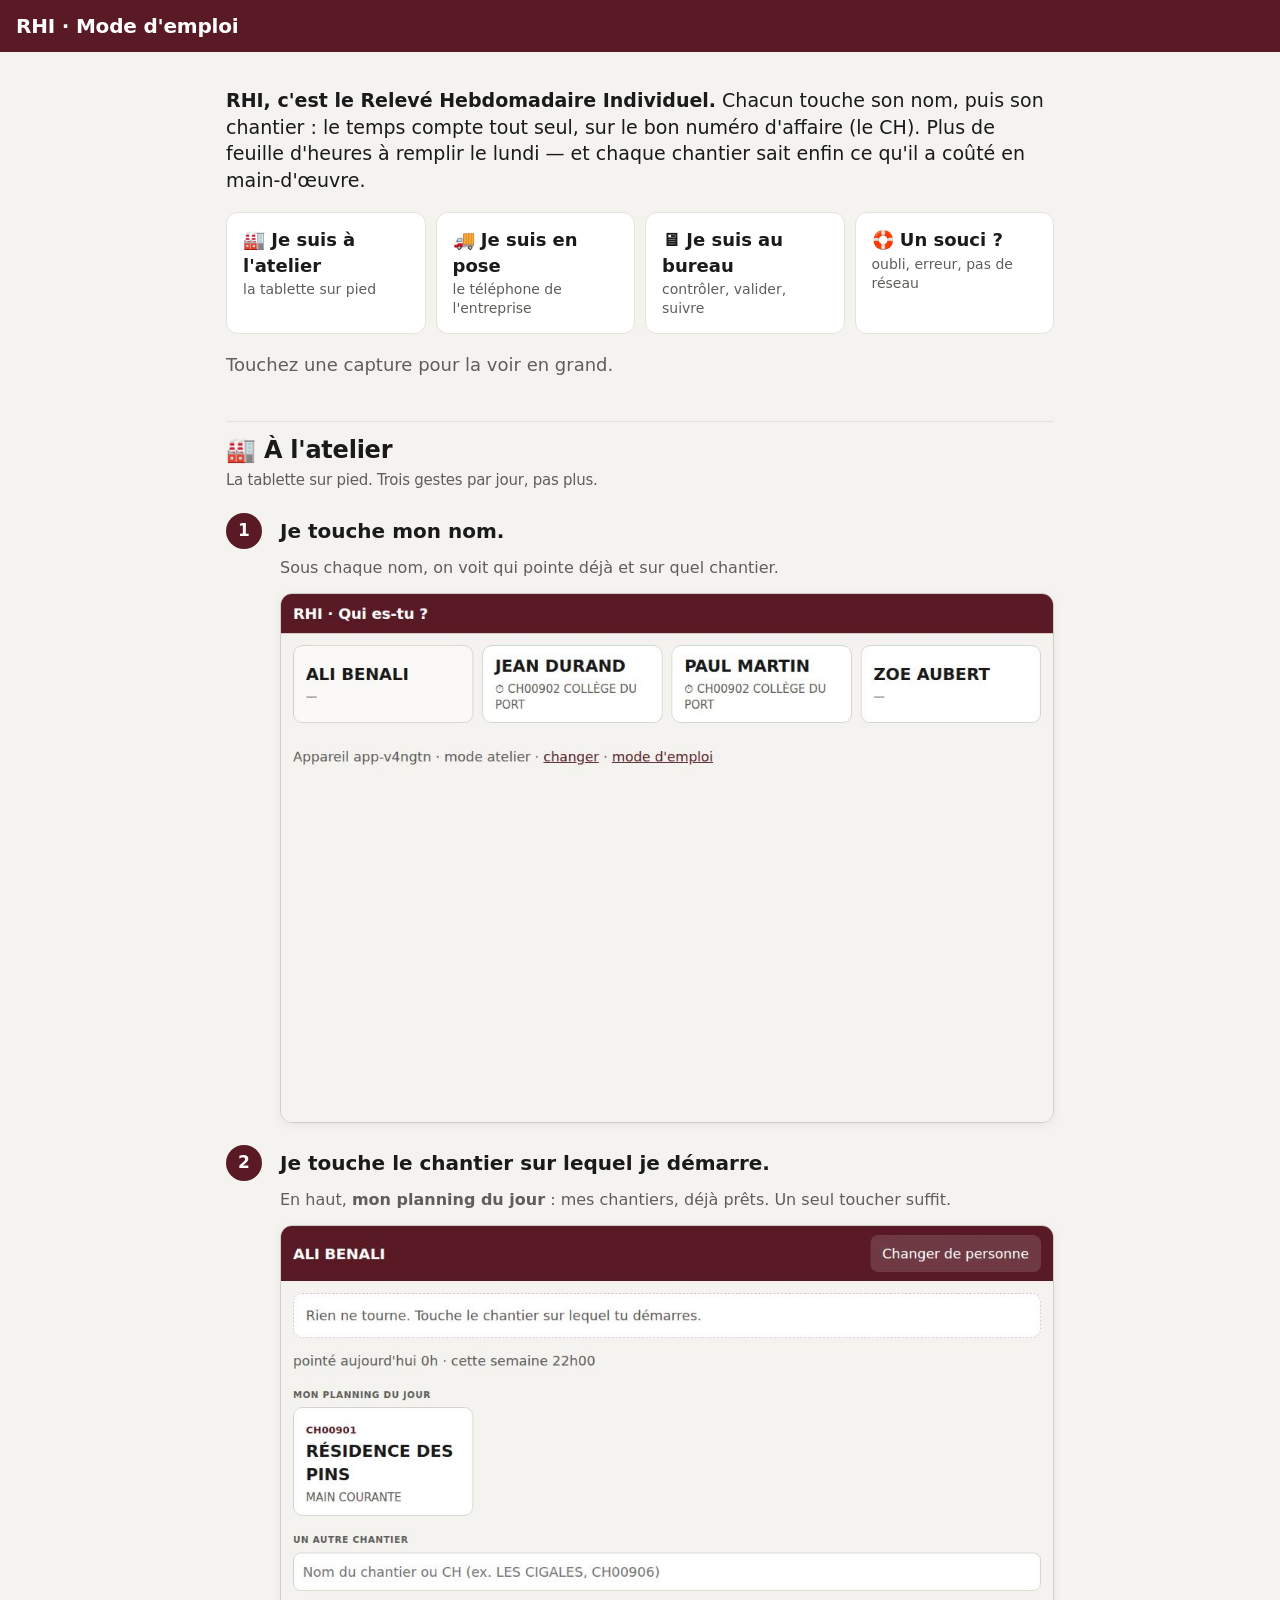
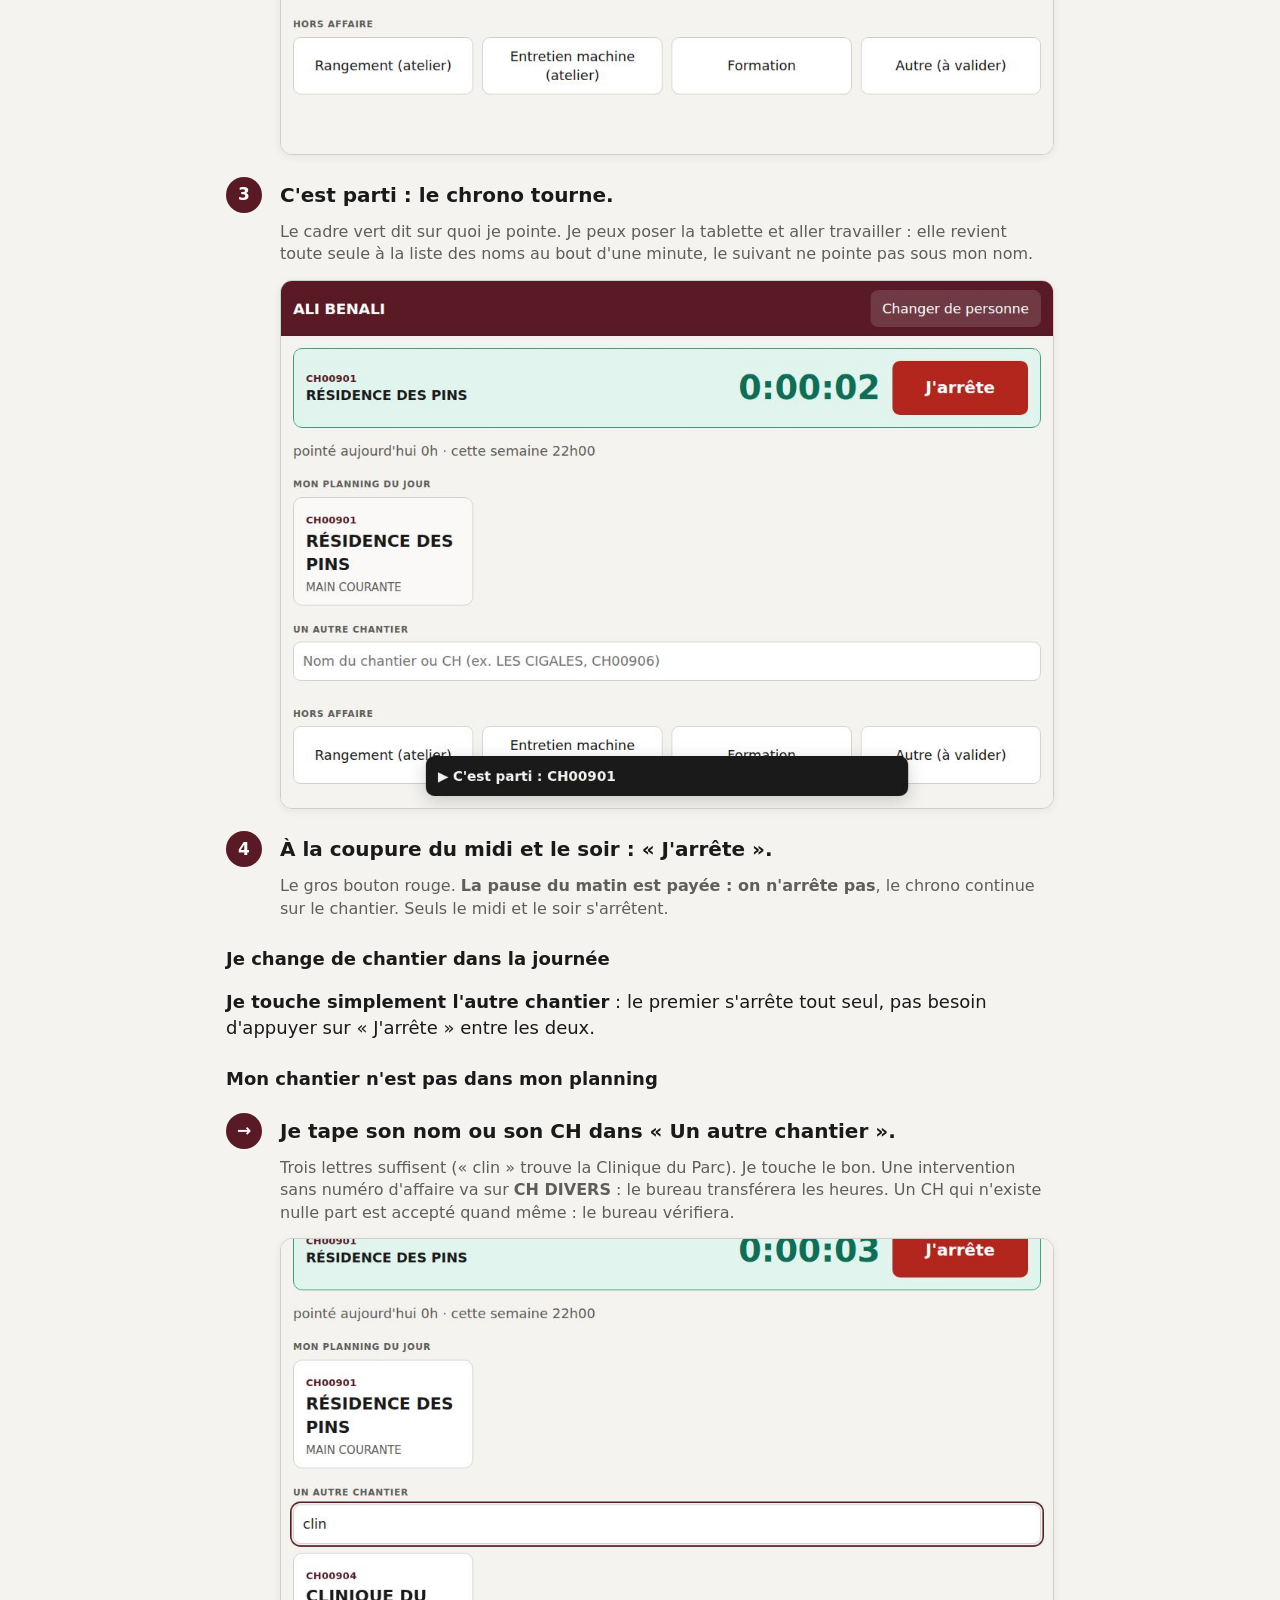
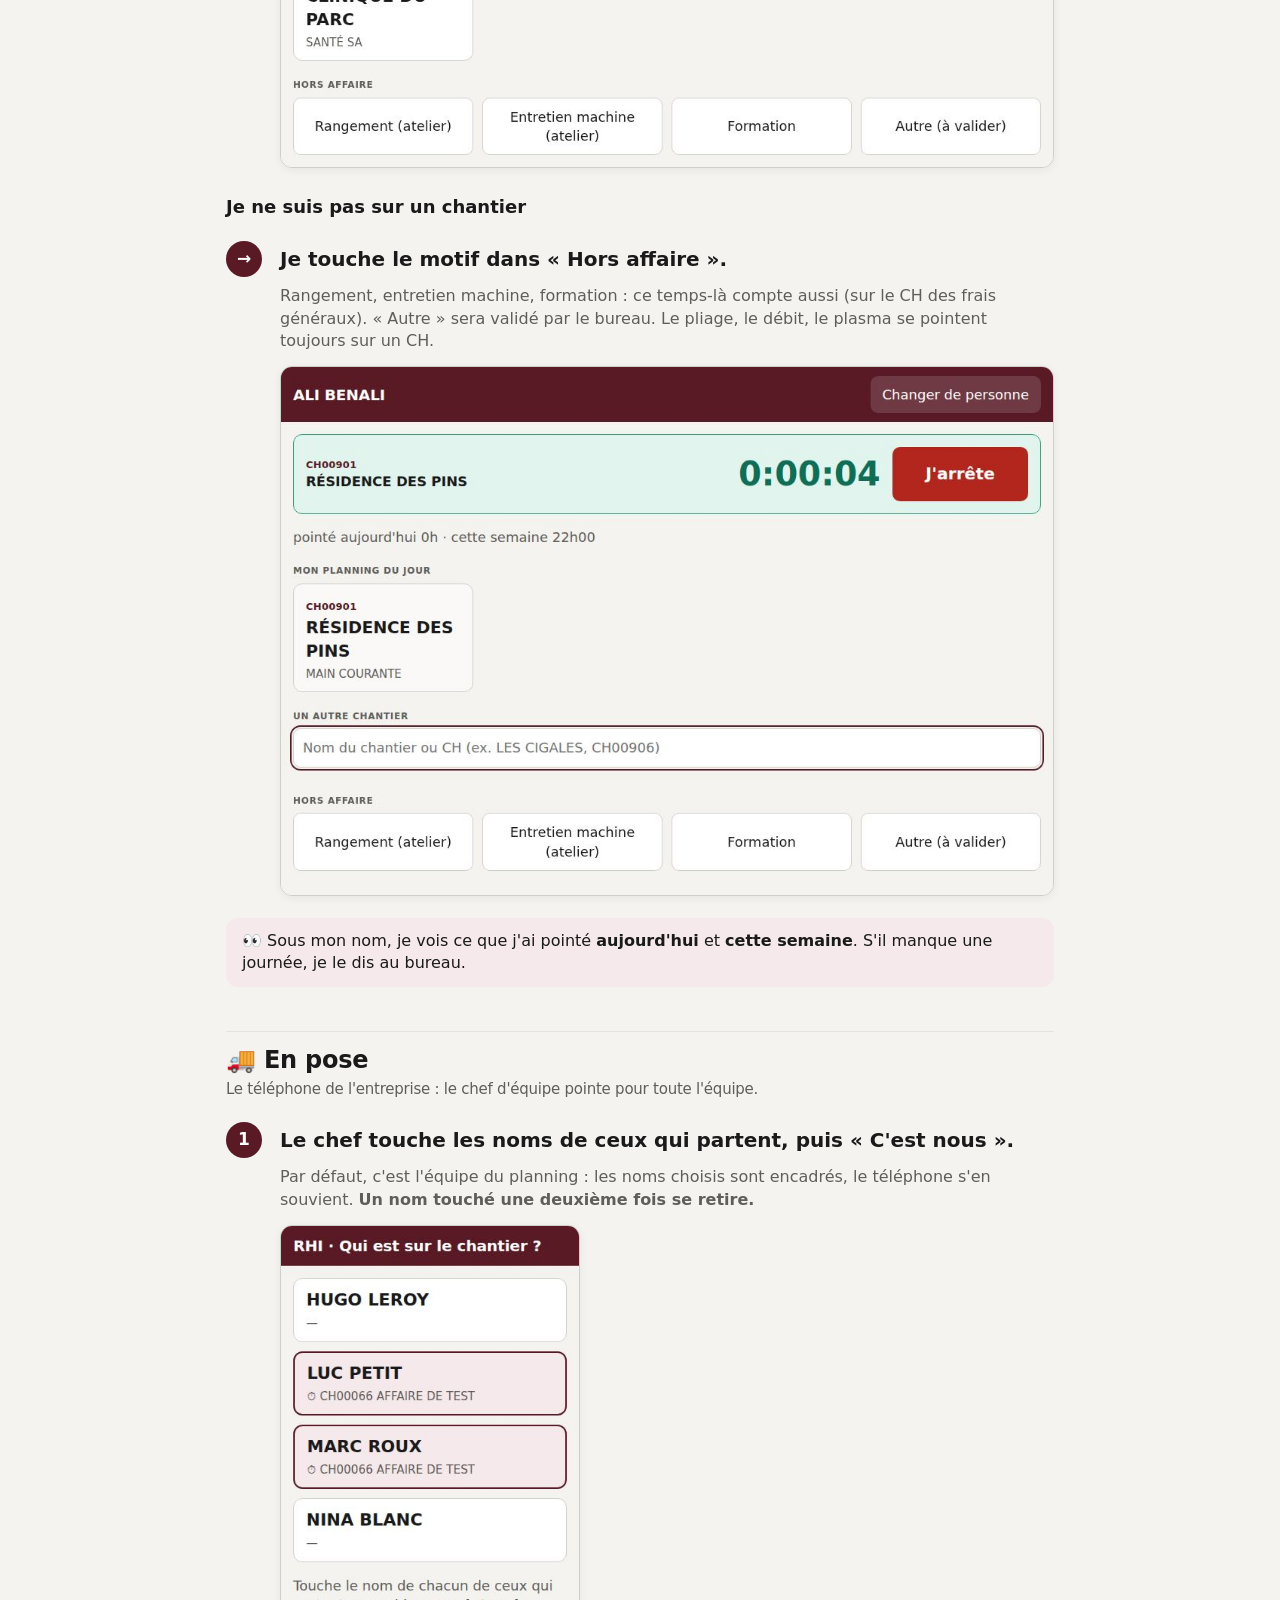
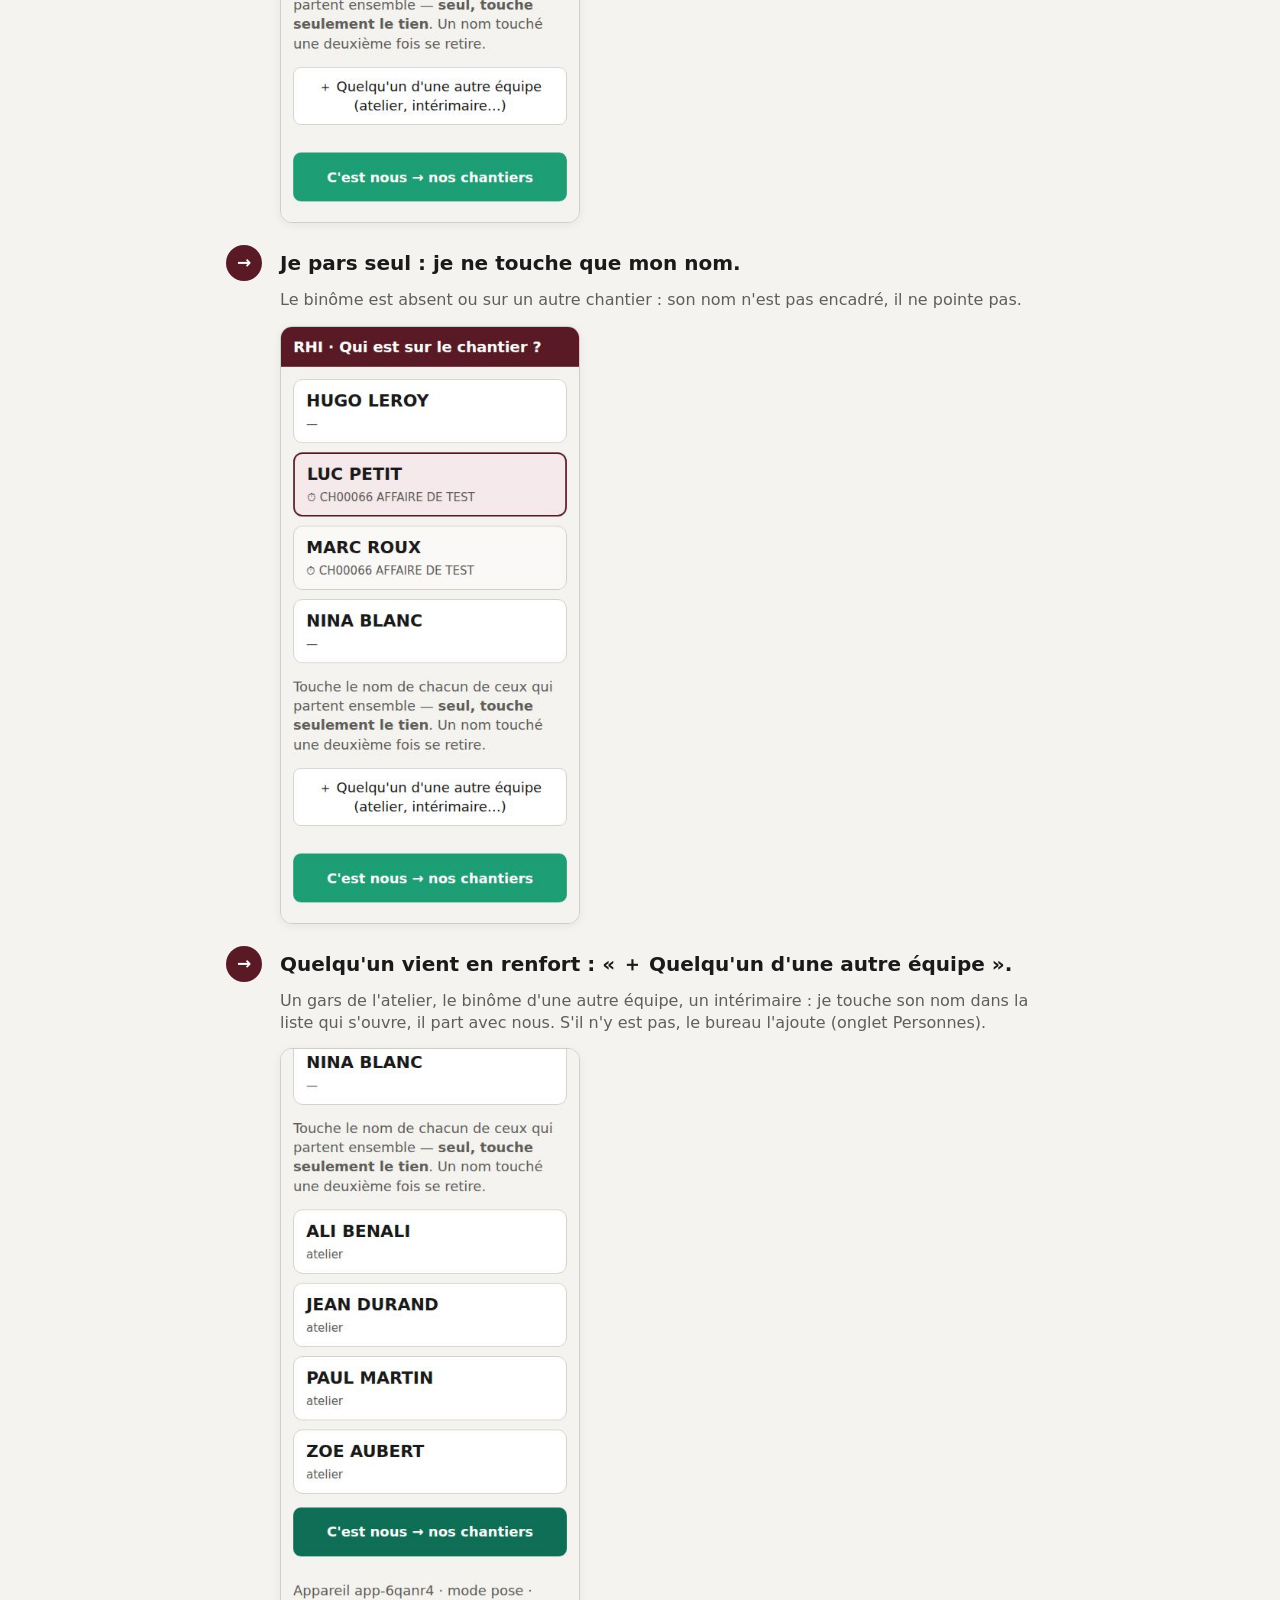
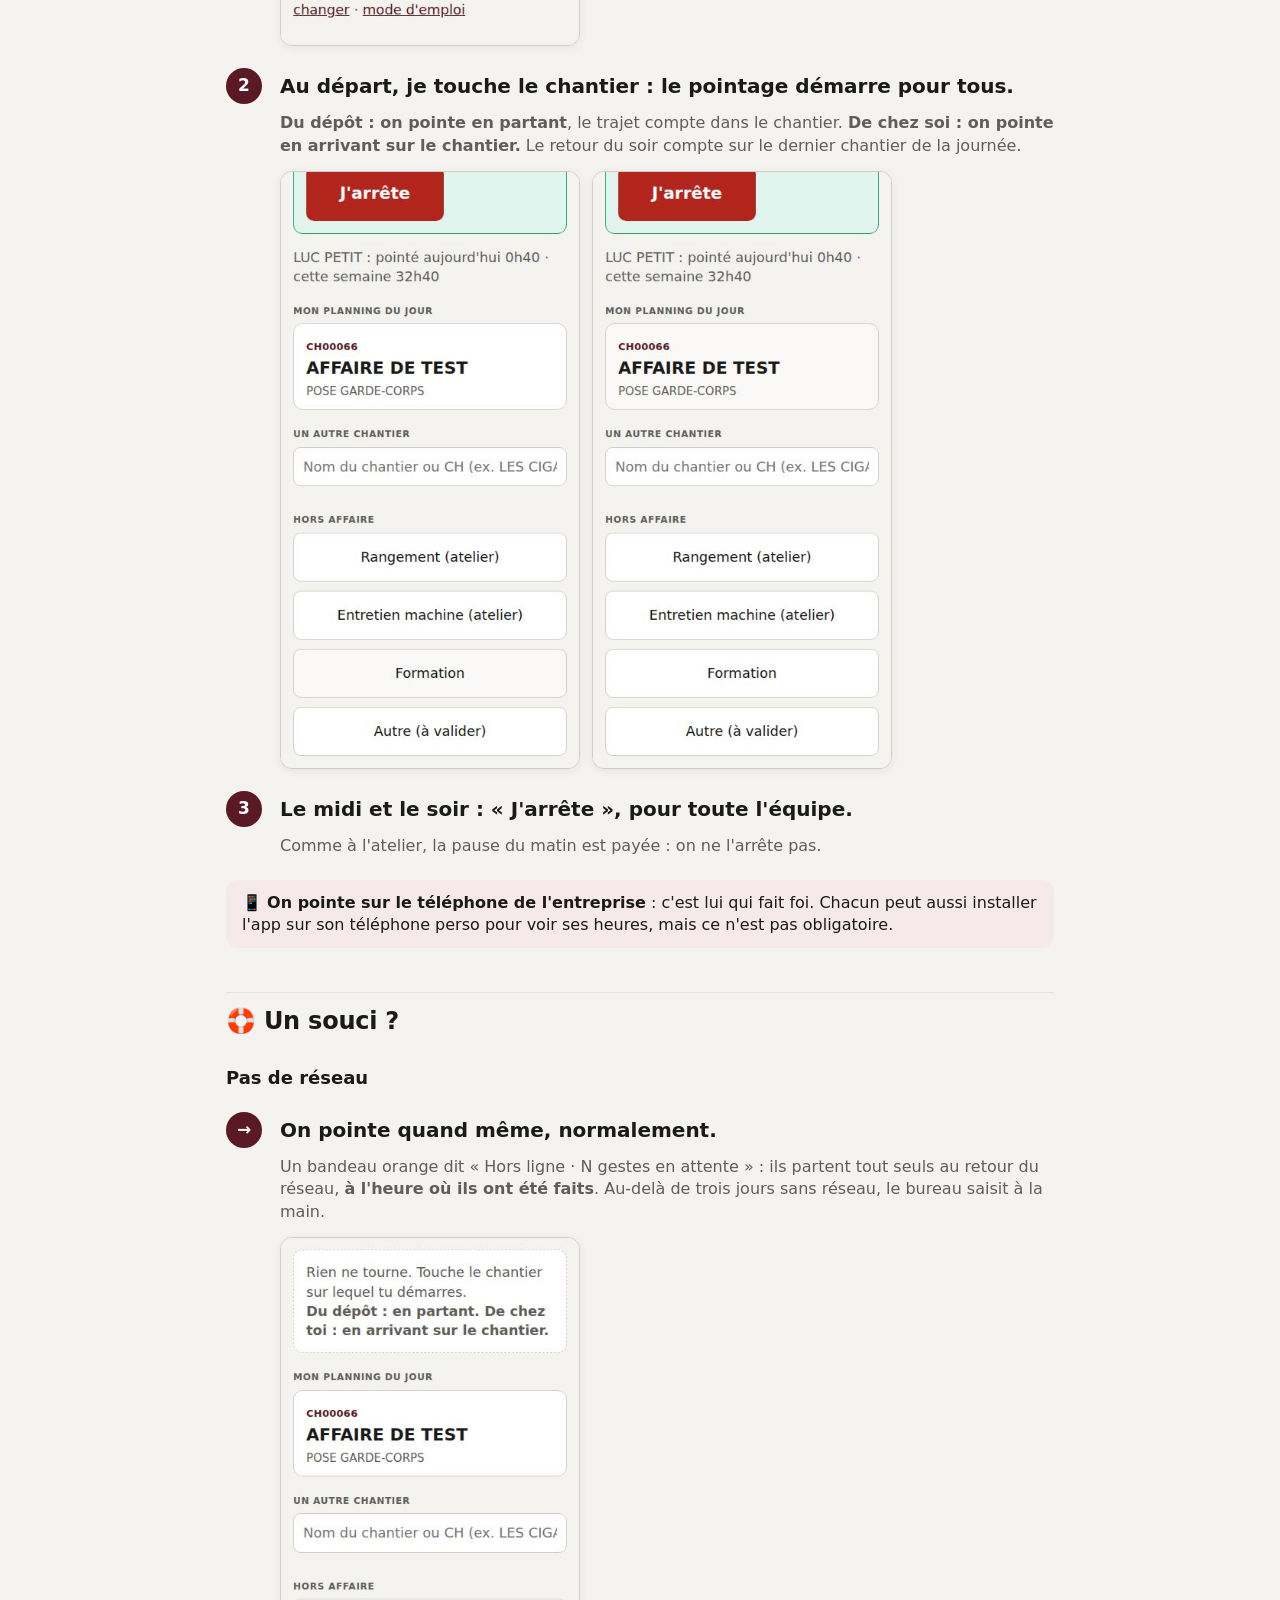
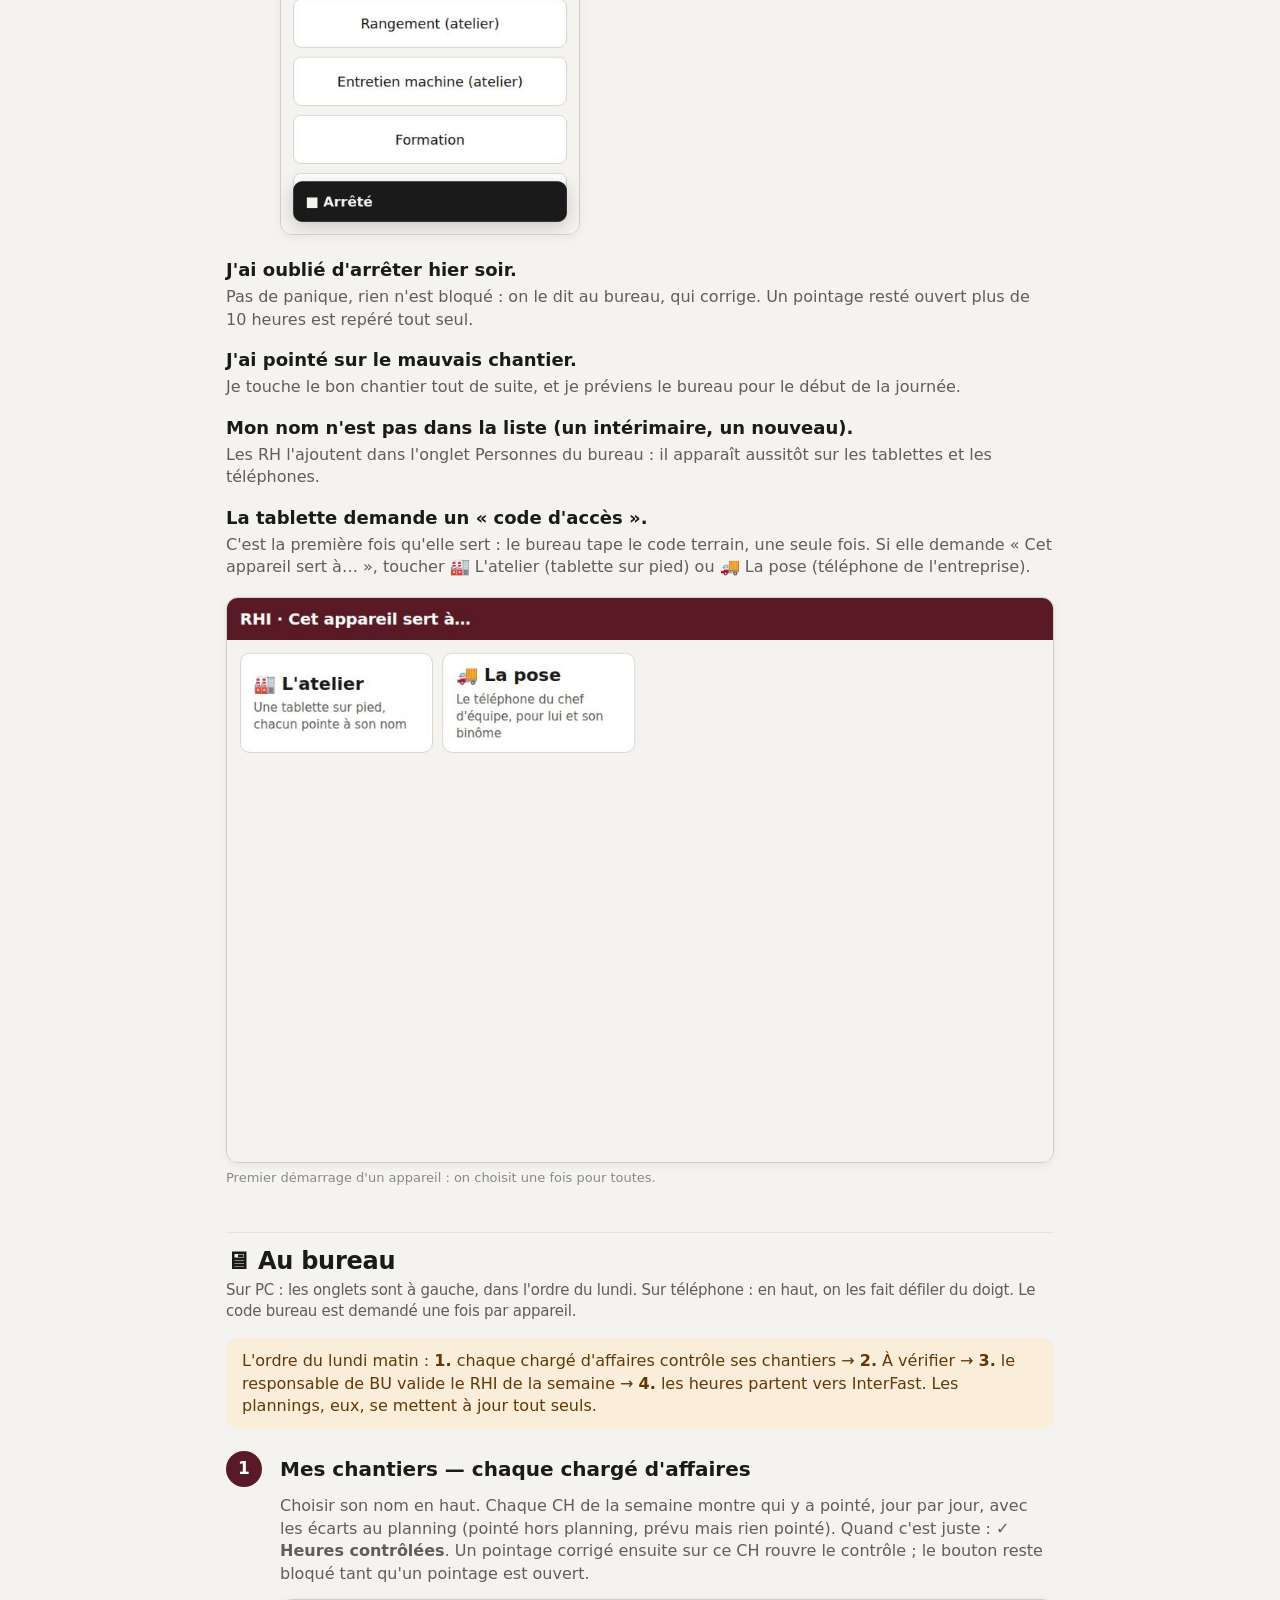
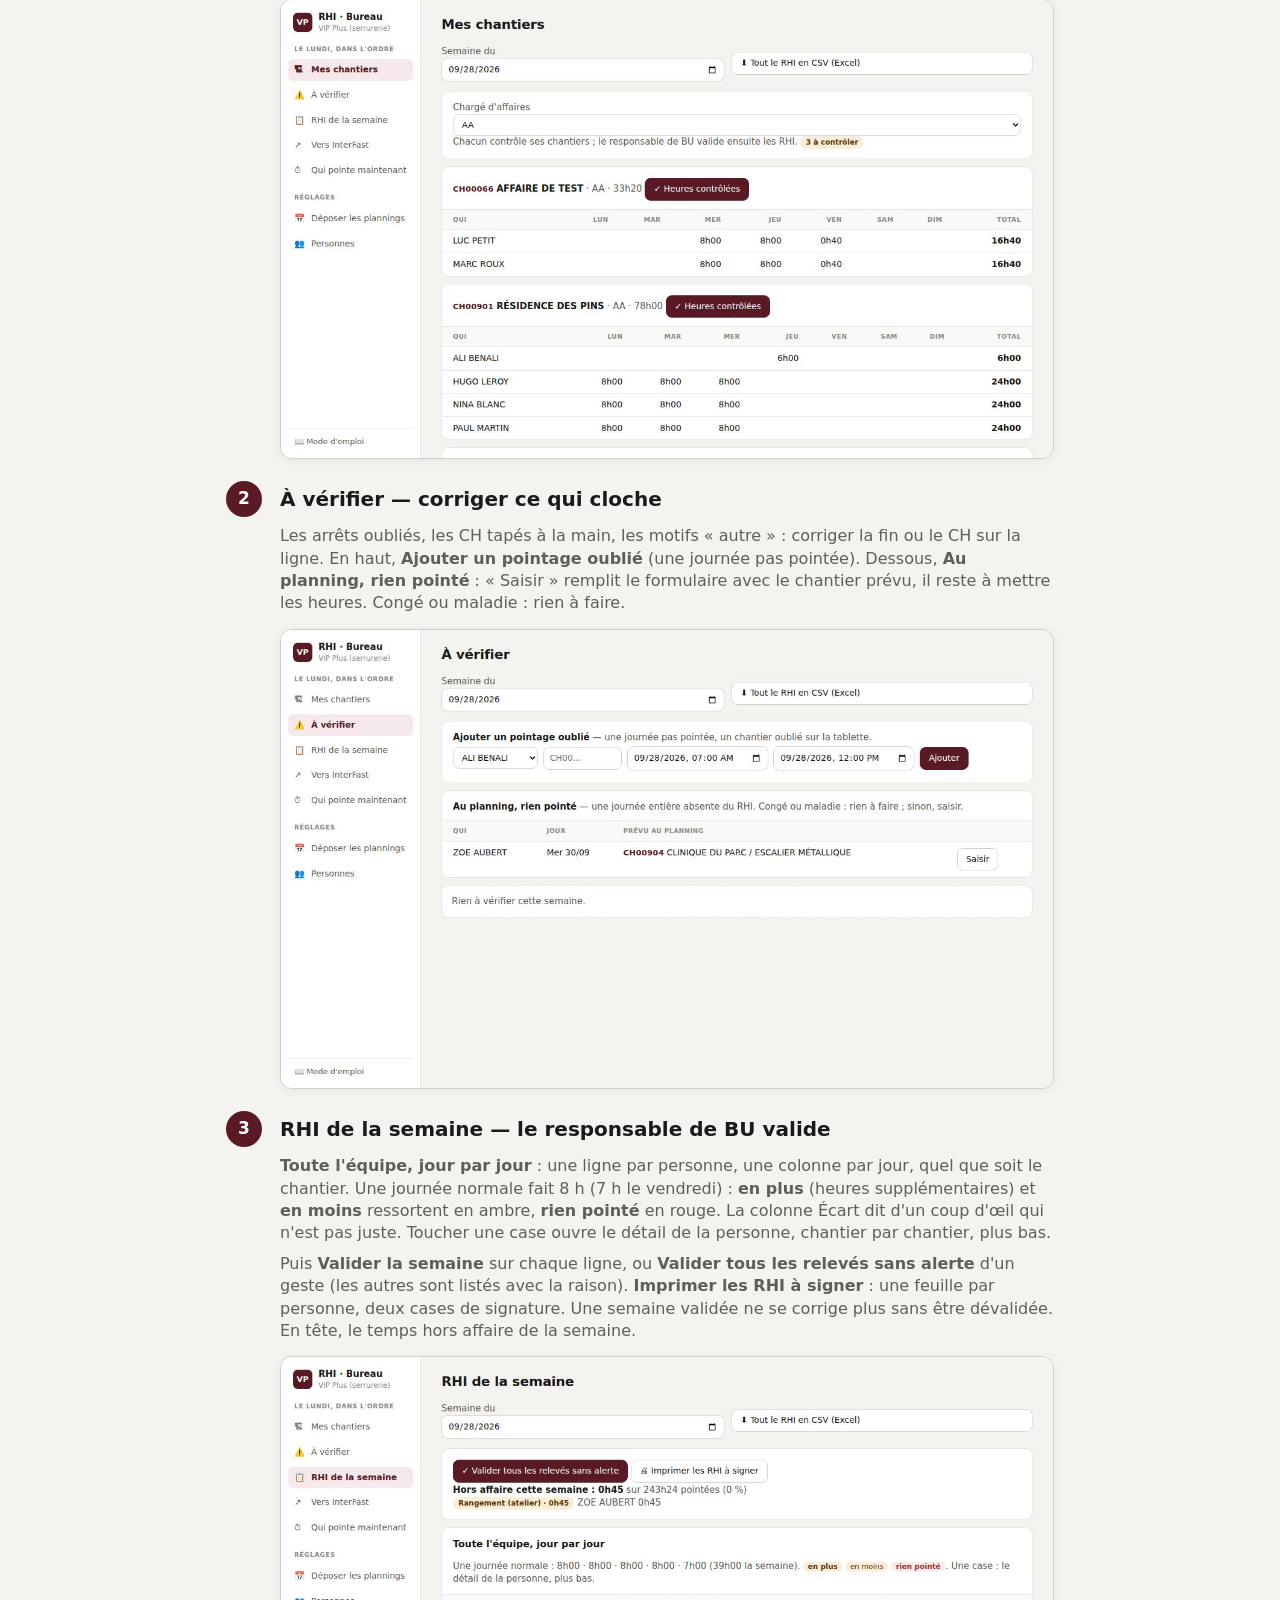
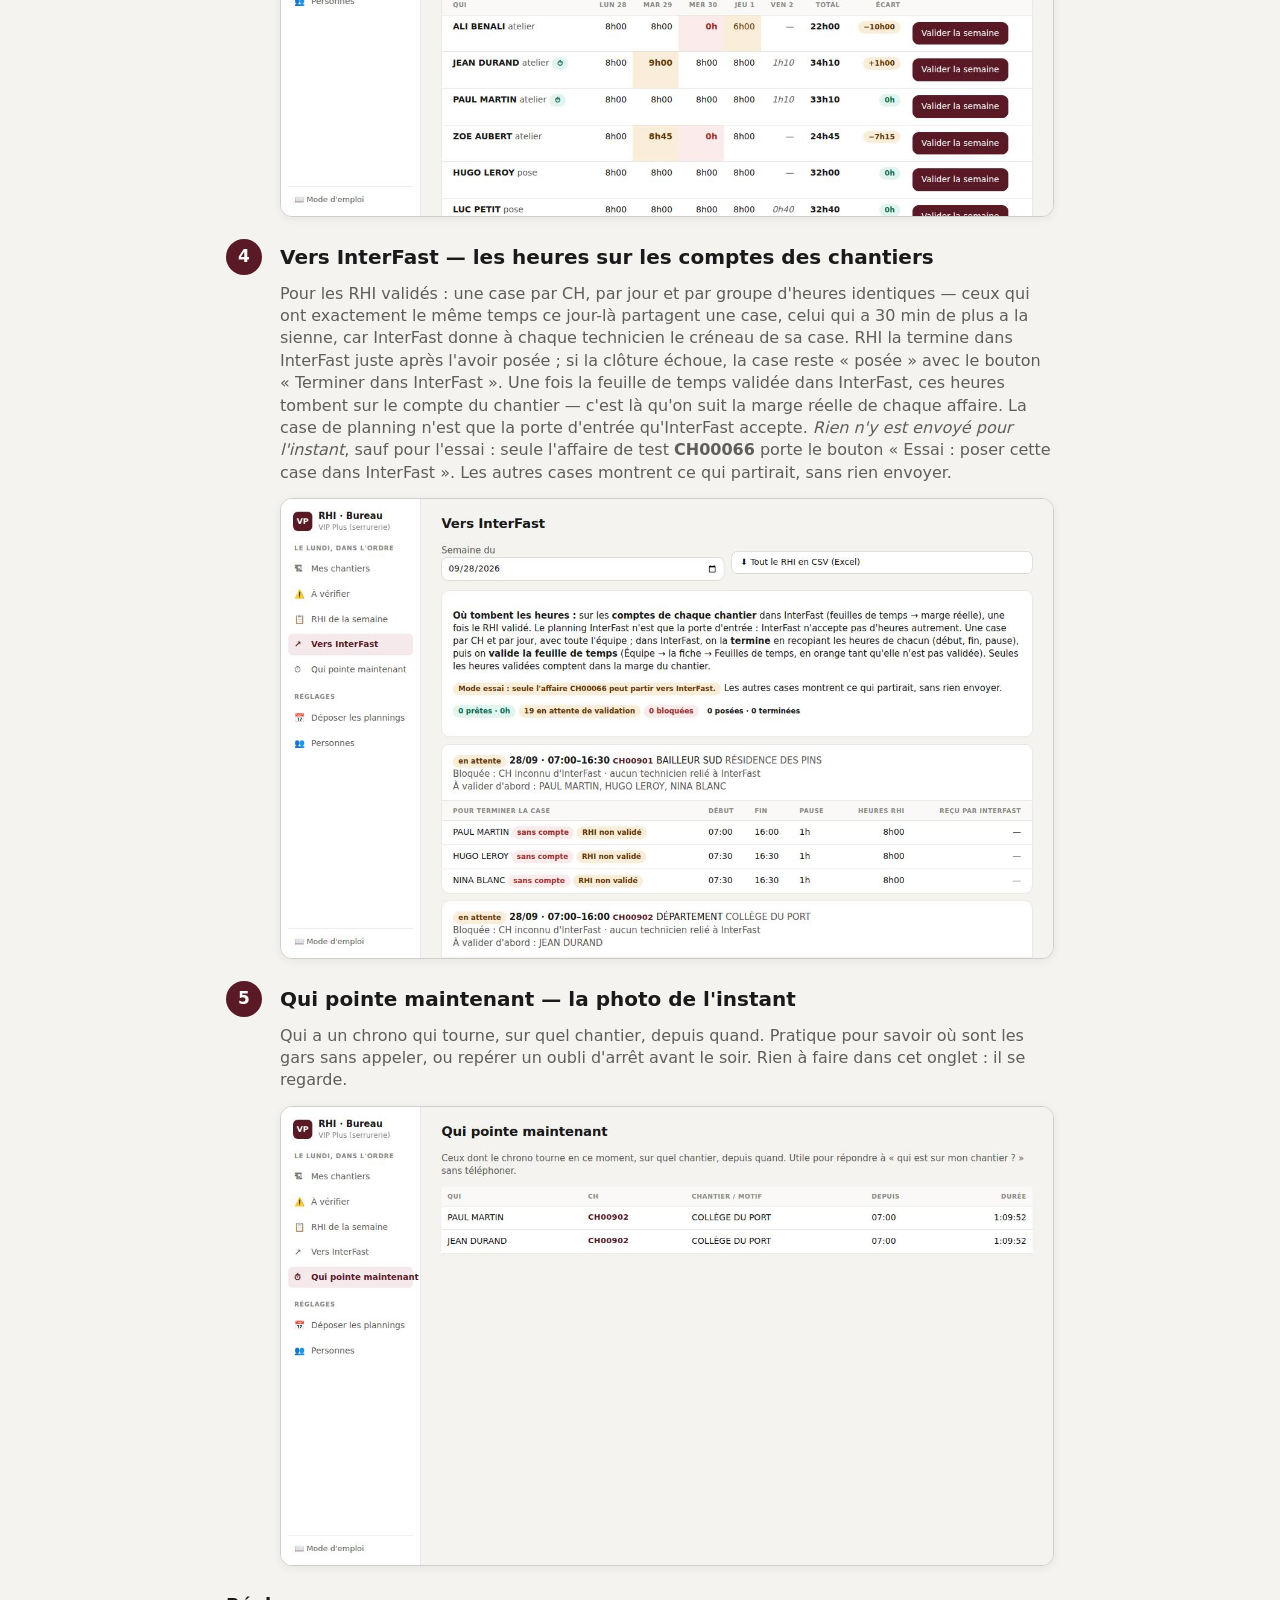
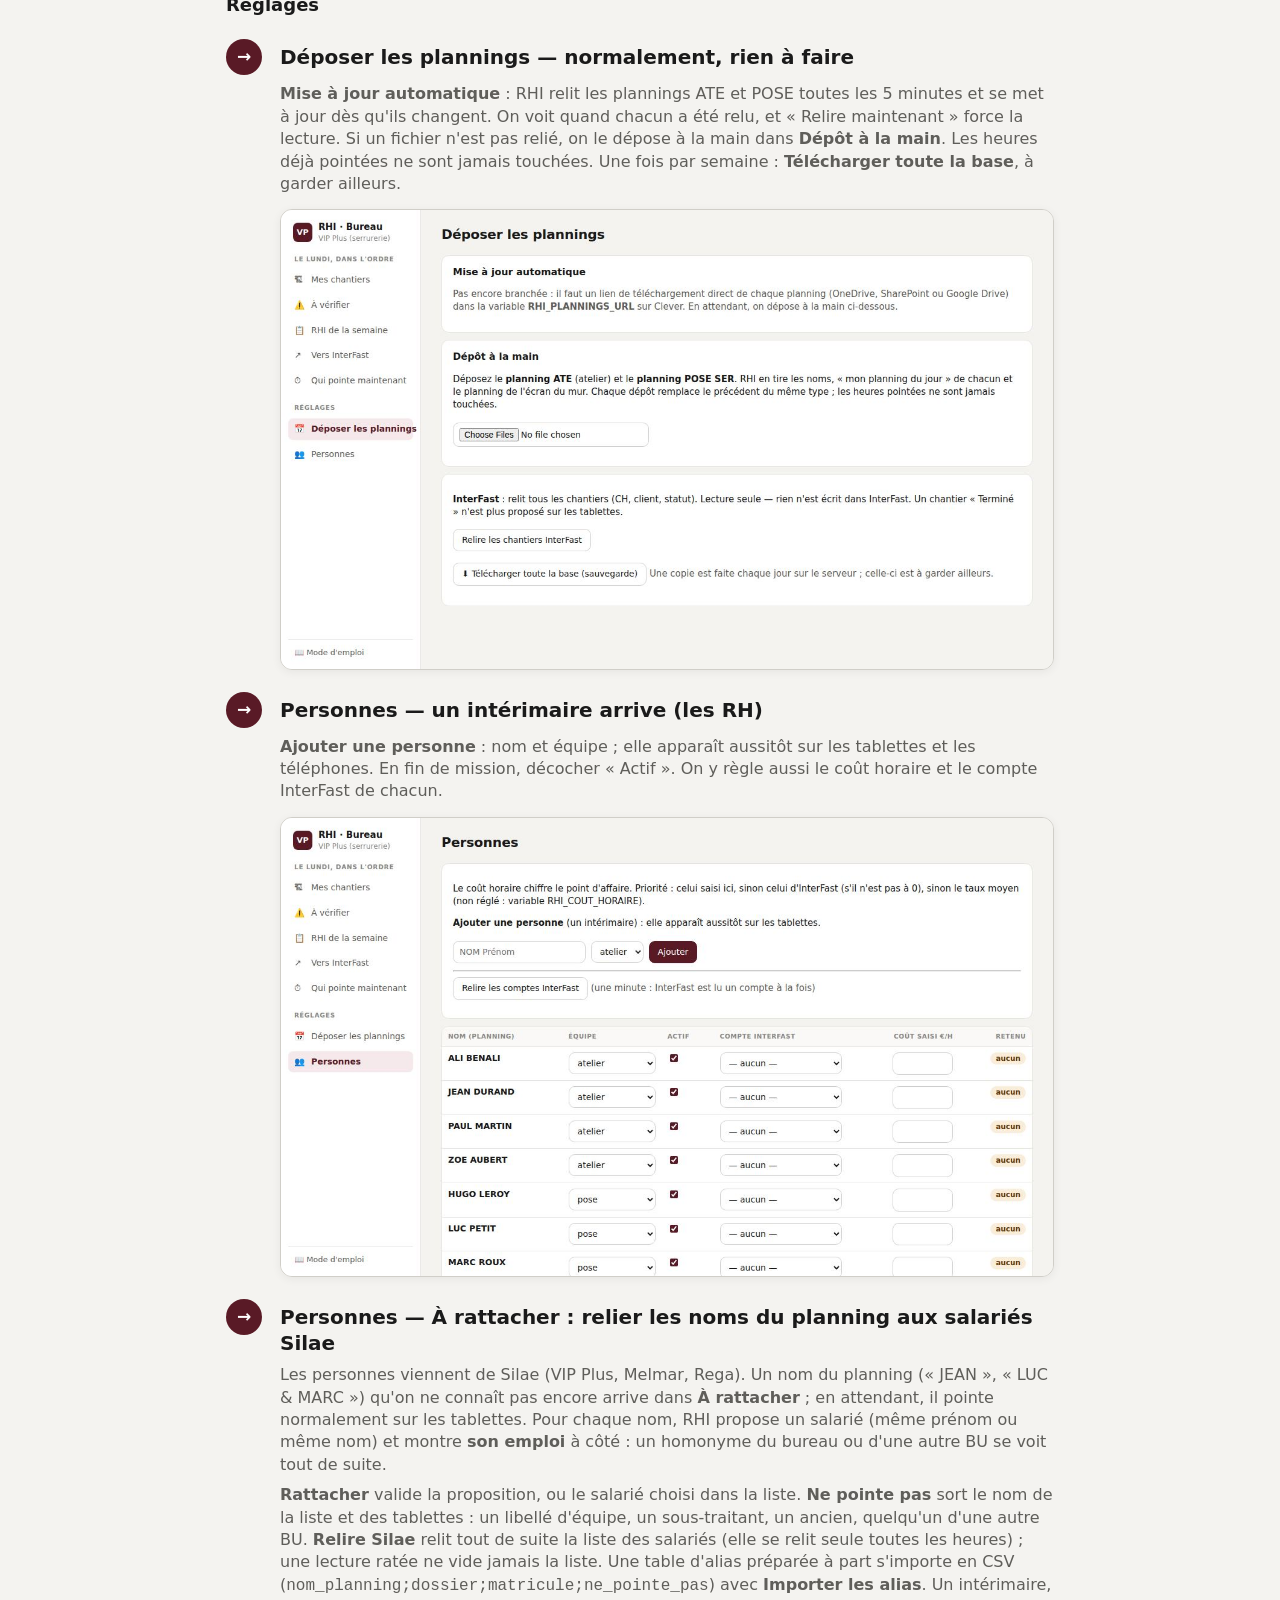
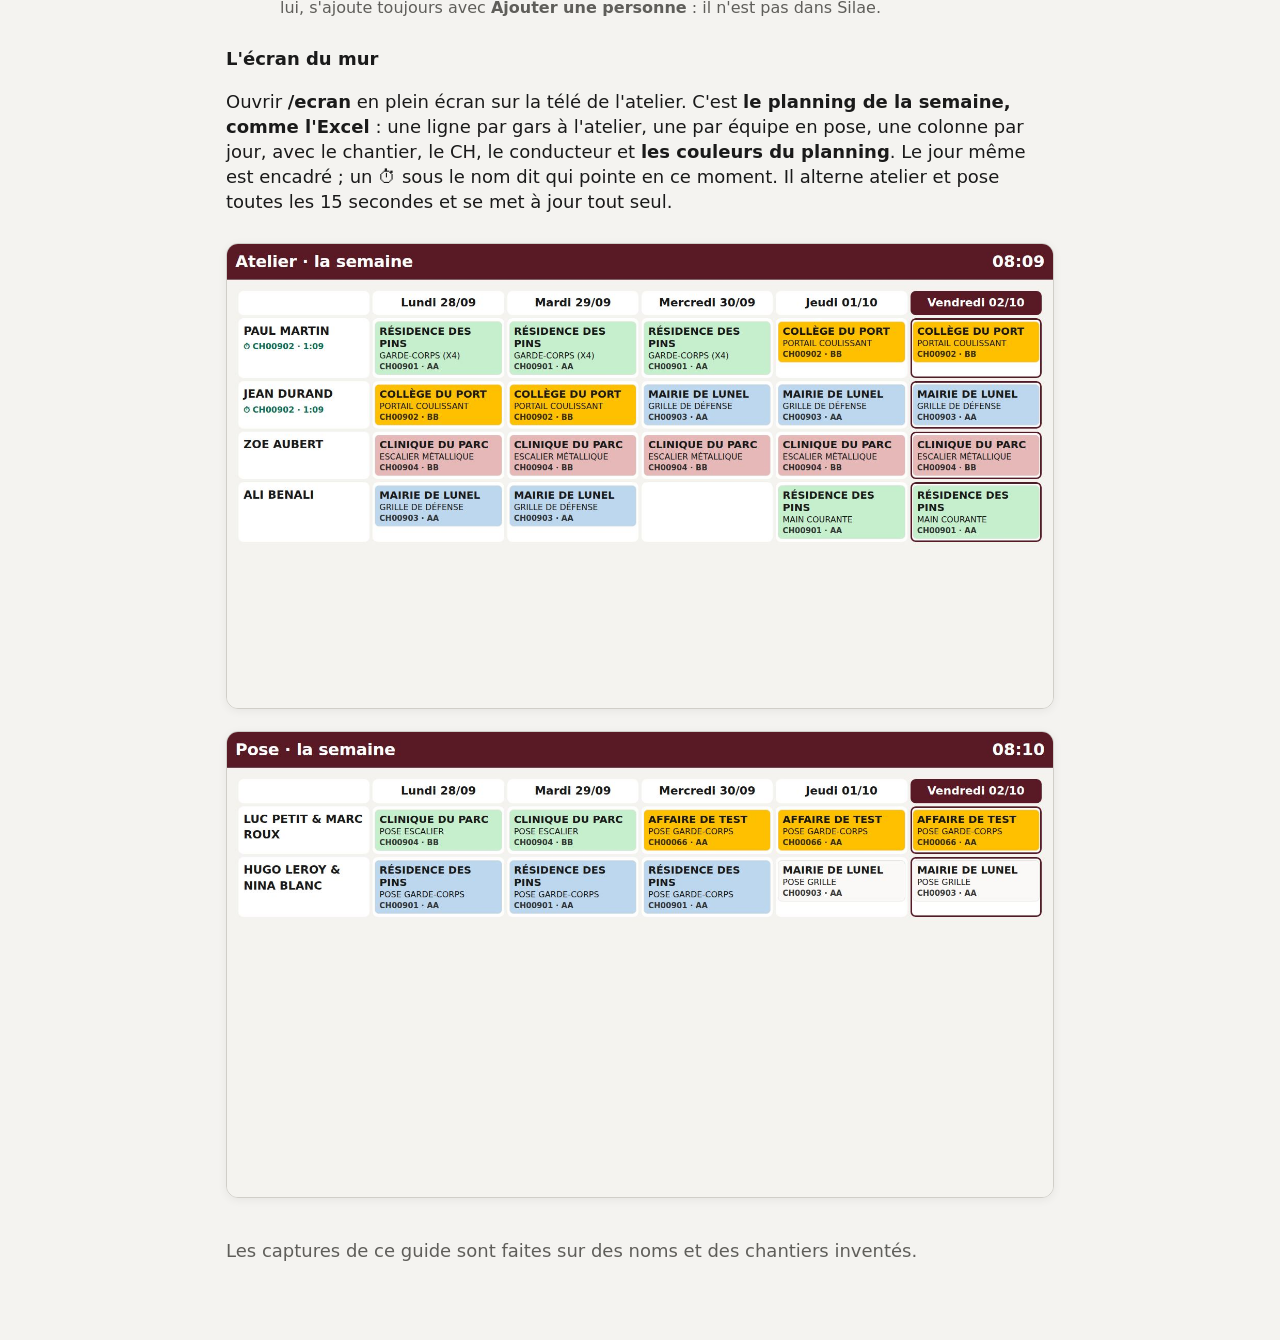
<file: public/mode-emploi.html>
<!doctype html>
<html lang="fr">
<head>
<meta charset="utf-8">
<meta name="viewport" content="width=device-width, initial-scale=1">
<title>RHI · Mode d'emploi</title>
<link rel="stylesheet" href="app.css">
<style>
  /* Le manuel se lit debout, sur un téléphone, par quelqu'un qui n'a jamais vu
     l'app : une étape = un geste en gros + la capture de l'écran qu'il verra.
     Les captures (public/aide/) sont faites sur des données inventées. */
  main { max-width: 860px; padding-bottom: 60px; }
  h2 { color: var(--texte); font-size: 24px; text-transform: none; letter-spacing: -.01em;
    margin: 44px 0 6px; padding-top: 12px; border-top: 0.5px solid var(--bord); }
  h2 small { display: block; font-size: 15px; font-weight: 400; color: var(--texte2); margin-top: 2px; }
  h3 { font-size: 18px; margin: 26px 0 8px; }
  .sommaire { display: grid; grid-template-columns: repeat(auto-fill, minmax(190px, 1fr)); gap: 10px; margin: 18px 0; }
  .sommaire a { display: block; padding: 14px 16px; border-radius: 12px; background: var(--carte);
    border: 0.5px solid var(--bord); text-decoration: none; color: var(--texte); font-weight: 600; }
  .sommaire a small { display: block; font-weight: 400; color: var(--texte2); font-size: 14px; margin-top: 2px; }
  .etape { display: grid; grid-template-columns: 40px 1fr; gap: 4px 14px; margin: 22px 0; }
  .etape > b { width: 36px; height: 36px; border-radius: 50%; background: var(--accent); color: #fff;
    display: grid; place-items: center; font-size: 17px; }
  .etape .geste { font-size: 20px; font-weight: 700; line-height: 1.3; padding-top: 5px; }
  .etape p { margin: 4px 0 0; font-size: 16px; color: var(--texte2); }
  .etape > :not(b) { grid-column: 2; }
  .etape figure { margin: 10px 0 0; }
  figure { margin: 10px 0; }
  figure img { display: block; max-width: 100%; height: auto; border-radius: 12px; border: 0.5px solid var(--bordf);
    box-shadow: 0 2px 10px rgba(0,0,0,.06); }
  figure.tel img { max-width: 300px; }
  .duo { display: flex; flex-wrap: wrap; gap: 12px; }
  .duo figure { margin: 10px 0 0; }
  figcaption { font-size: 13px; color: var(--texte3); margin-top: 6px; }
  .astuce { background: var(--accent-bg); border-radius: 12px; padding: 12px 16px; margin: 16px 0; font-size: 16px; }
  .attention { background: var(--ambre-bg); color: var(--ambre-f); border-radius: 12px; padding: 12px 16px;
    margin: 16px 0; font-size: 16px; }
  .faq dt { font-weight: 700; margin-top: 16px; }
  .faq dd { margin: 4px 0 0; color: var(--texte2); font-size: 16px; }
  @media (max-width: 560px) { .etape { grid-template-columns: 32px 1fr; } .etape > b { width: 30px; height: 30px; font-size: 15px; }
    .etape figure, .etape .duo { grid-column: 1 / -1; } }
  @media print { header { background: none; color: #000; } a { color: #000; } figure img { box-shadow: none; }
    h2 { page-break-before: always; } }
</style>
</head>
<body>
<header><h1>RHI · Mode d'emploi</h1></header>
<main>

<p style="font-size:19px"><strong>RHI, c'est le Relevé Hebdomadaire Individuel.</strong> Chacun touche
son nom, puis son chantier : le temps compte tout seul, sur le bon numéro d'affaire (le CH). Plus de
feuille d'heures à remplir le lundi — et chaque chantier sait enfin ce qu'il a coûté en main-d'œuvre.</p>

<div class="sommaire">
  <a href="#atelier">🏭 Je suis à l'atelier<small>la tablette sur pied</small></a>
  <a href="#pose">🚚 Je suis en pose<small>le téléphone de l'entreprise</small></a>
  <a href="#bureau">🖥 Je suis au bureau<small>contrôler, valider, suivre</small></a>
  <a href="#soucis">🛟 Un souci ?<small>oubli, erreur, pas de réseau</small></a>
</div>
<p class="doux">Touchez une capture pour la voir en grand.</p>

<!-- ═══════════════════════════ ATELIER ═══════════════════════════ -->
<h2 id="atelier">🏭 À l'atelier<small>La tablette sur pied. Trois gestes par jour, pas plus.</small></h2>

<div class="etape"><b>1</b><div class="geste">Je touche mon nom.</div>
  <p>Sous chaque nom, on voit qui pointe déjà et sur quel chantier.</p>
  <figure><a href="aide/atelier-1-noms.jpg" title="Voir en grand"><img src="aide/atelier-1-noms.jpg" alt="La tablette : la liste des noms de l'atelier" width="1024" height="700" loading="lazy"></a></figure>
</div>

<div class="etape"><b>2</b><div class="geste">Je touche le chantier sur lequel je démarre.</div>
  <p>En haut, <strong>mon planning du jour</strong> : mes chantiers, déjà prêts. Un seul toucher suffit.</p>
  <figure><a href="aide/atelier-2-chantiers.jpg" title="Voir en grand"><img src="aide/atelier-2-chantiers.jpg" alt="Mon écran : le planning du jour, la recherche d'un autre chantier, les motifs hors affaire" width="1024" height="700" loading="lazy"></a></figure>
</div>

<div class="etape"><b>3</b><div class="geste">C'est parti : le chrono tourne.</div>
  <p>Le cadre vert dit sur quoi je pointe. Je peux poser la tablette et aller travailler :
    elle revient toute seule à la liste des noms au bout d'une minute, le suivant ne pointe pas sous mon nom.</p>
  <figure><a href="aide/atelier-3-encours.jpg" title="Voir en grand"><img src="aide/atelier-3-encours.jpg" alt="Le pointage en cours : le chantier, le chrono, le bouton rouge J'arrête" width="1024" height="700" loading="lazy"></a></figure>
</div>

<div class="etape"><b>4</b><div class="geste">À la coupure du midi et le soir : « J'arrête ».</div>
  <p>Le gros bouton rouge. <strong>La pause du matin est payée : on n'arrête pas</strong>, le chrono
    continue sur le chantier. Seuls le midi et le soir s'arrêtent.</p>
</div>

<h3>Je change de chantier dans la journée</h3>
<p><strong>Je touche simplement l'autre chantier</strong> : le premier s'arrête tout seul, pas besoin
d'appuyer sur « J'arrête » entre les deux.</p>

<h3>Mon chantier n'est pas dans mon planning</h3>
<div class="etape"><b>→</b><div class="geste">Je tape son nom ou son CH dans « Un autre chantier ».</div>
  <p>Trois lettres suffisent (« clin » trouve la Clinique du Parc). Je touche le bon.
    Une intervention sans numéro d'affaire va sur <strong>CH DIVERS</strong> : le bureau transférera les heures.
    Un CH qui n'existe nulle part est accepté quand même : le bureau vérifiera.</p>
  <figure><a href="aide/atelier-4-chercher.jpg" title="Voir en grand"><img src="aide/atelier-4-chercher.jpg" alt="La recherche d'un chantier : on tape quelques lettres, le chantier apparaît" width="1024" height="700" loading="lazy"></a></figure>
</div>

<h3>Je ne suis pas sur un chantier</h3>
<div class="etape"><b>→</b><div class="geste">Je touche le motif dans « Hors affaire ».</div>
  <p>Rangement, entretien machine, formation : ce temps-là compte aussi (sur le CH des frais généraux).
    « Autre » sera validé par le bureau. Le pliage, le débit, le plasma se pointent toujours sur un CH.</p>
  <figure><a href="aide/atelier-5-hors-affaire.jpg" title="Voir en grand"><img src="aide/atelier-5-hors-affaire.jpg" alt="Les quatre motifs hors affaire en bas de l'écran" width="1024" height="700" loading="lazy"></a></figure>
</div>

<div class="astuce">👀 Sous mon nom, je vois ce que j'ai pointé <strong>aujourd'hui</strong> et
<strong>cette semaine</strong>. S'il manque une journée, je le dis au bureau.</div>

<!-- ═══════════════════════════ POSE ═══════════════════════════ -->
<h2 id="pose">🚚 En pose<small>Le téléphone de l'entreprise : le chef d'équipe pointe pour toute l'équipe.</small></h2>

<div class="etape"><b>1</b><div class="geste">Le chef touche les noms de ceux qui partent, puis « C'est nous ».</div>
  <p>Par défaut, c'est l'équipe du planning : les noms choisis sont encadrés, le téléphone s'en souvient.
    <strong>Un nom touché une deuxième fois se retire.</strong></p>
  <figure class="tel"><a href="aide/pose-1-equipe.jpg" title="Voir en grand"><img src="aide/pose-1-equipe.jpg" alt="Le téléphone : deux noms choisis et le bouton vert C'est nous" width="390" height="780" loading="lazy"></a></figure>
</div>

<div class="etape"><b>→</b><div class="geste">Je pars seul : je ne touche que mon nom.</div>
  <p>Le binôme est absent ou sur un autre chantier : son nom n'est pas encadré, il ne pointe pas.</p>
  <figure class="tel"><a href="aide/pose-seul.jpg" title="Voir en grand"><img src="aide/pose-seul.jpg" alt="Un seul nom encadré : le chef part seul" width="390" height="780" loading="lazy"></a></figure>
</div>

<div class="etape"><b>→</b><div class="geste">Quelqu'un vient en renfort : « ＋ Quelqu'un d'une autre équipe ».</div>
  <p>Un gars de l'atelier, le binôme d'une autre équipe, un intérimaire : je touche son nom dans la liste
    qui s'ouvre, il part avec nous. S'il n'y est pas, le bureau l'ajoute (onglet Personnes).</p>
  <figure class="tel"><a href="aide/pose-autres.jpg" title="Voir en grand"><img src="aide/pose-autres.jpg" alt="La liste des autres personnes pour ajouter un renfort" width="390" height="780" loading="lazy"></a></figure>
</div>

<div class="etape"><b>2</b><div class="geste">Au départ, je touche le chantier : le pointage démarre pour tous.</div>
  <p><strong>Du dépôt : on pointe en partant</strong>, le trajet compte dans le chantier.
    <strong>De chez soi : on pointe en arrivant sur le chantier.</strong> Le retour du soir compte sur le
    dernier chantier de la journée.</p>
  <div class="duo">
    <figure class="tel"><a href="aide/pose-2-chantiers.jpg" title="Voir en grand"><img src="aide/pose-2-chantiers.jpg" alt="Les chantiers de l'équipe sur le téléphone" width="390" height="780" loading="lazy"></a></figure>
    <figure class="tel"><a href="aide/pose-3-encours.jpg" title="Voir en grand"><img src="aide/pose-3-encours.jpg" alt="Le pointage en cours pour l'équipe sur le téléphone" width="390" height="780" loading="lazy"></a></figure>
  </div>
</div>

<div class="etape"><b>3</b><div class="geste">Le midi et le soir : « J'arrête », pour toute l'équipe.</div>
  <p>Comme à l'atelier, la pause du matin est payée : on ne l'arrête pas.</p></div>

<div class="astuce">📱 <strong>On pointe sur le téléphone de l'entreprise</strong> : c'est lui qui fait foi.
Chacun peut aussi installer l'app sur son téléphone perso pour voir ses heures, mais ce n'est pas obligatoire.</div>

<!-- ═══════════════════════════ SOUCIS ═══════════════════════════ -->
<h2 id="soucis">🛟 Un souci ?</h2>

<h3>Pas de réseau</h3>
<div class="etape"><b>→</b><div class="geste">On pointe quand même, normalement.</div>
  <p>Un bandeau orange dit « Hors ligne · N gestes en attente » : ils partent tout seuls au retour du
    réseau, <strong>à l'heure où ils ont été faits</strong>. Au-delà de trois jours sans réseau, le bureau
    saisit à la main.</p>
  <figure class="tel"><a href="aide/hors-ligne.jpg" title="Voir en grand"><img src="aide/hors-ligne.jpg" alt="Le bandeau orange Hors ligne avec un geste en attente" width="390" height="780" loading="lazy"></a></figure>
</div>

<dl class="faq">
  <dt>J'ai oublié d'arrêter hier soir.</dt>
  <dd>Pas de panique, rien n'est bloqué : on le dit au bureau, qui corrige. Un pointage resté ouvert plus
    de 10 heures est repéré tout seul.</dd>
  <dt>J'ai pointé sur le mauvais chantier.</dt>
  <dd>Je touche le bon chantier tout de suite, et je préviens le bureau pour le début de la journée.</dd>
  <dt>Mon nom n'est pas dans la liste (un intérimaire, un nouveau).</dt>
  <dd>Les RH l'ajoutent dans l'onglet Personnes du bureau : il apparaît aussitôt sur les tablettes et les téléphones.</dd>
  <dt>La tablette demande un « code d'accès ».</dt>
  <dd>C'est la première fois qu'elle sert : le bureau tape le code terrain, une seule fois. Si elle demande
    « Cet appareil sert à… », toucher 🏭 L'atelier (tablette sur pied) ou 🚚 La pose (téléphone de l'entreprise).</dd>
</dl>
<figure><a href="aide/installer.jpg" title="Voir en grand"><img src="aide/installer.jpg" alt="Premier démarrage : choisir L'atelier ou La pose" width="1024" height="700" loading="lazy"></a>
  <figcaption>Premier démarrage d'un appareil : on choisit une fois pour toutes.</figcaption></figure>

<!-- ═══════════════════════════ BUREAU ═══════════════════════════ -->
<h2 id="bureau">🖥 Au bureau<small>Sur PC : les onglets sont à gauche, dans l'ordre du lundi. Sur téléphone : en haut,
  on les fait défiler du doigt. Le code bureau est demandé une fois par appareil.</small></h2>

<div class="attention">L'ordre du lundi matin : <strong>1.</strong> chaque chargé d'affaires contrôle ses
chantiers → <strong>2.</strong> À vérifier → <strong>3.</strong> le responsable de BU valide le RHI de la
semaine → <strong>4.</strong> les heures partent vers InterFast. Les plannings, eux, se mettent à jour tout seuls.</div>

<div class="etape"><b>1</b><div class="geste">Mes chantiers — chaque chargé d'affaires</div>
  <p>Choisir son nom en haut. Chaque CH de la semaine montre qui y a pointé, jour par jour, avec les
    écarts au planning (pointé hors planning, prévu mais rien pointé). Quand c'est juste :
    <strong>✓ Heures contrôlées</strong>. Un pointage corrigé ensuite sur ce CH rouvre le contrôle ;
    le bouton reste bloqué tant qu'un pointage est ouvert.</p>
  <figure><a href="aide/bureau-1-chantiers.jpg" title="Voir en grand"><img src="aide/bureau-1-chantiers.jpg" alt="L'onglet Mes chantiers avec le bouton Heures contrôlées" width="1280" height="760" loading="lazy"></a></figure>
</div>

<div class="etape"><b>2</b><div class="geste">À vérifier — corriger ce qui cloche</div>
  <p>Les arrêts oubliés, les CH tapés à la main, les motifs « autre » : corriger la fin ou le CH sur la
    ligne. En haut, <strong>Ajouter un pointage oublié</strong> (une journée pas pointée). Dessous,
    <strong>Au planning, rien pointé</strong> : « Saisir » remplit le formulaire avec le chantier prévu,
    il reste à mettre les heures. Congé ou maladie : rien à faire.</p>
  <figure><a href="aide/bureau-2-verifier.jpg" title="Voir en grand"><img src="aide/bureau-2-verifier.jpg" alt="L'onglet À vérifier : ajout d'un pointage oublié et pointages restés ouverts" width="1280" height="760" loading="lazy"></a></figure>
</div>

<div class="etape"><b>3</b><div class="geste">RHI de la semaine — le responsable de BU valide</div>
  <p><strong>Toute l'équipe, jour par jour</strong> : une ligne par personne, une colonne par jour, quel
    que soit le chantier. Une journée normale fait 8 h (7 h le vendredi) :
    <strong>en plus</strong> (heures supplémentaires) et <strong>en moins</strong> ressortent en ambre,
    <strong>rien pointé</strong> en rouge. La colonne Écart dit d'un coup d'œil qui n'est pas juste.
    Toucher une case ouvre le détail de la personne, chantier par chantier, plus bas.</p>
  <p>Puis <strong>Valider la semaine</strong> sur chaque ligne, ou <strong>Valider tous les relevés sans
    alerte</strong> d'un geste (les autres sont listés avec la raison). <strong>Imprimer les RHI à
    signer</strong> : une feuille par personne, deux cases de signature. Une semaine validée ne se corrige
    plus sans être dévalidée. En tête, le temps hors affaire de la semaine.</p>
  <figure><a href="aide/bureau-3-rhi.jpg" title="Voir en grand"><img src="aide/bureau-3-rhi.jpg" alt="L'onglet RHI de la semaine : la grille des personnes par jour, l'écart et Valider la semaine" width="1280" height="760" loading="lazy"></a></figure>
</div>

<div class="etape"><b>4</b><div class="geste">Vers InterFast — les heures sur les comptes des chantiers</div>
  <p>Pour les RHI validés : une case par CH, par jour et par groupe d'heures identiques — ceux qui ont
    exactement le même temps ce jour-là partagent une case, celui qui a 30 min de plus a la sienne, car
    InterFast donne à chaque technicien le créneau de sa case. RHI la termine dans InterFast juste après
    l'avoir posée ; si la clôture échoue, la case reste « posée » avec le bouton « Terminer dans InterFast ».
    Une fois la feuille de temps validée dans InterFast, ces heures tombent sur le
    compte du chantier — c'est là qu'on suit la marge réelle de chaque affaire. La case de planning n'est
    que la porte d'entrée qu'InterFast accepte.
    <em>Rien n'y est envoyé pour l'instant</em>, sauf pour l'essai : seule l'affaire de test
    <strong>CH00066</strong> porte le bouton « Essai : poser cette case dans InterFast ».
    Les autres cases montrent ce qui partirait, sans rien envoyer.</p>
  <figure><a href="aide/bureau-4-envois.jpg" title="Voir en grand"><img src="aide/bureau-4-envois.jpg" alt="L'onglet Vers InterFast en mode essai" width="1280" height="760" loading="lazy"></a></figure>
</div>

<div class="etape"><b>5</b><div class="geste">Qui pointe maintenant — la photo de l'instant</div>
  <p>Qui a un chrono qui tourne, sur quel chantier, depuis quand. Pratique pour savoir où sont les gars
    sans appeler, ou repérer un oubli d'arrêt avant le soir. Rien à faire dans cet onglet : il se regarde.</p>
  <figure><a href="aide/bureau-5-direct.jpg" title="Voir en grand"><img src="aide/bureau-5-direct.jpg" alt="L'onglet Qui pointe maintenant" width="1280" height="760" loading="lazy"></a></figure>
</div>

<h3>Réglages</h3>

<div class="etape"><b>→</b><div class="geste">Déposer les plannings — normalement, rien à faire</div>
  <p><strong>Mise à jour automatique</strong> : RHI relit les plannings ATE et POSE toutes les 5 minutes
    et se met à jour dès qu'ils changent. On voit quand chacun a été relu, et « Relire maintenant » force
    la lecture. Si un fichier n'est pas relié, on le dépose à la main dans <strong>Dépôt à la main</strong>.
    Les heures déjà pointées ne sont jamais touchées. Une fois par semaine :
    <strong>Télécharger toute la base</strong>, à garder ailleurs.</p>
  <figure><a href="aide/bureau-6-plannings.jpg" title="Voir en grand"><img src="aide/bureau-6-plannings.jpg" alt="L'onglet Déposer les plannings : mise à jour automatique et dépôt à la main" width="1280" height="760" loading="lazy"></a></figure>
</div>

<div class="etape"><b>→</b><div class="geste">Personnes — un intérimaire arrive (les RH)</div>
  <p><strong>Ajouter une personne</strong> : nom et équipe ; elle apparaît aussitôt sur les tablettes et
    les téléphones. En fin de mission, décocher « Actif ». On y règle aussi le coût horaire et le compte
    InterFast de chacun.</p>
  <figure><a href="aide/bureau-7-personnes.jpg" title="Voir en grand"><img src="aide/bureau-7-personnes.jpg" alt="L'onglet Personnes" width="1280" height="760" loading="lazy"></a></figure>
</div>

<div class="etape"><b>→</b><div class="geste">Personnes — À rattacher : relier les noms du planning aux salariés Silae</div>
  <p>Les personnes viennent de Silae (VIP Plus, Melmar, Rega). Un nom du planning (« JEAN », « LUC & MARC »)
    qu'on ne connaît pas encore arrive dans <strong>À rattacher</strong> ; en attendant, il pointe normalement
    sur les tablettes. Pour chaque nom, RHI propose un salarié (même prénom ou même nom) et montre
    <strong>son emploi</strong> à côté : un homonyme du bureau ou d'une autre BU se voit tout de suite.</p>
  <p><strong>Rattacher</strong> valide la proposition, ou le salarié choisi dans la liste.
    <strong>Ne pointe pas</strong> sort le nom de la liste et des tablettes : un libellé d'équipe, un sous-traitant, un ancien,
    quelqu'un d'une autre BU. <strong>Relire Silae</strong> relit tout de suite la liste des salariés (elle se
    relit seule toutes les heures) ; une lecture ratée ne vide jamais la liste. Une table d'alias préparée à part
    s'importe en CSV (<code>nom_planning;dossier;matricule;ne_pointe_pas</code>) avec
    <strong>Importer les alias</strong>. Un intérimaire, lui, s'ajoute toujours avec <strong>Ajouter une personne</strong> : il
    n'est pas dans Silae.</p>
</div>

<h3>L'écran du mur</h3>
<p>Ouvrir <strong>/ecran</strong> en plein écran sur la télé de l'atelier. C'est <strong>le planning de
la semaine, comme l'Excel</strong> : une ligne par gars à l'atelier, une par équipe en pose, une colonne
par jour, avec le chantier, le CH, le conducteur et <strong>les couleurs du planning</strong>. Le jour même
est encadré ; un ⏱ sous le nom dit qui pointe en ce moment. Il alterne atelier et pose toutes les
15 secondes et se met à jour tout seul.</p>
<div class="duo">
  <figure><a href="aide/ecran-atelier.jpg" title="Voir en grand"><img src="aide/ecran-atelier.jpg" alt="L'écran du mur : le planning de la semaine de l'atelier, aux couleurs de l'Excel" width="1600" height="900" loading="lazy"></a></figure>
  <figure><a href="aide/ecran-pose.jpg" title="Voir en grand"><img src="aide/ecran-pose.jpg" alt="L'écran du mur : le planning de la semaine des équipes de pose" width="1600" height="900" loading="lazy"></a></figure>
</div>

<p class="doux" style="margin-top:40px">Les captures de ce guide sont faites sur des noms et des chantiers inventés.</p>
</main>
</body>
</html>
</file>
<file: public/app.css>
/* RHI — des boutons qu'on touche avec des gants. Pas d'animation, pas de lib.
   Le dessin est celui de Boost AO (mêmes gris chauds, mêmes cartes à filet
   fin, même barre latérale sur PC), à la teinte VIP Plus : le bordeaux
   #591A26 porte la marque, le vert reste le signe de « ça tourne / c'est bon ».
   L'accent clair #CC5759 ne porte jamais de texte blanc (contraste 4,1). */
:root {
  --fond: #f4f3f0; --carte: #fff; --carte2: #faf9f7;
  --texte: #1a1a1a; --texte2: #5f5e5a; --texte3: #8a8a86;
  --bord: #e5e3dd; --bordf: #d0cec8;
  --accent: #591A26; --accent-f: #3F111B; --accent-t: #591A26; --accent-bg: #F6E9EB;
  --vert: #1D9E75; --vert-f: #0F6E56; --vert-bg: #E1F5EE;
  --ambre: #BA7517; --ambre-f: #633806; --ambre-bg: #FAEEDA;
  --rouge: #B3261E; --rouge-t: #A32D2D; --rouge-bg: #FCEBEB;
  --bleu: #185FA5;
  --r: 10px;
  /* Les noms d'avant, que ecran.css et les styles en ligne lisent encore. */
  --doux: var(--texte2); --trait: var(--bord); --vert-clair: var(--vert-bg);
  --rouge-clair: var(--rouge-bg); --ambre-clair: var(--ambre-bg);
}
@media (prefers-color-scheme: dark) {
  :root:not([data-theme="light"]) {
    --fond: #161514; --carte: #1f1e1c; --carte2: #262523;
    --texte: #eceae4; --texte2: #b4b2ab; --texte3: #85837d;
    --bord: #34322e; --bordf: #45433e;
    --accent: #8E3446; --accent-f: #A5475A; --accent-t: #E89AA6; --accent-bg: #3A1820;
    --vert: #2BB88A; --vert-f: #5DD3A8; --vert-bg: #123A2D;
    --ambre: #E0A040; --ambre-f: #F2C27A; --ambre-bg: #3A2A12;
    --rouge: #E0584F; --rouge-t: #F09595; --rouge-bg: #3D1B18;
    --bleu: #8AB4F8;
  }
}
* { box-sizing: border-box; }
/* hidden doit gagner : sans quoi « button { display } » rallume un bouton caché. */
[hidden] { display: none !important; }
body { margin: 0; background: var(--fond); color: var(--texte);
  font: 18px/1.4 system-ui, -apple-system, "Segoe UI", Roboto, "Open Sans", sans-serif;
  -webkit-font-smoothing: antialiased; }
a { color: var(--accent-t); }

/* ── En-tête du terrain (et de l'écran du mur) ── */
header { display: flex; align-items: center; gap: 12px; padding: 12px 16px;
  background: var(--accent); color: #fff; }
header h1 { margin: 0; font-size: 20px; font-weight: 600; flex: 1; letter-spacing: -.01em; }
header button { background: rgba(255,255,255,.14); color: #fff; border: 0; }
header a { color: #fff; }
main { padding: 16px; max-width: 1100px; margin: 0 auto; }
h2 { font-size: 12px; text-transform: uppercase; letter-spacing: .06em; color: var(--texte2);
  font-weight: 600; margin: 24px 0 8px; }
h3 { font-size: 16px; font-weight: 600; margin: 0 0 8px; }

/* ── Boutons ── */
button, .btn { font: inherit; cursor: pointer; border-radius: var(--r); border: 0.5px solid var(--bordf);
  background: var(--carte); color: var(--texte); padding: 12px 16px; text-decoration: none;
  display: inline-block; }
button:hover, .btn:hover { background: var(--carte2); }
button:active { transform: translateY(1px); }
button:disabled { opacity: .5; cursor: default; }
button:focus-visible, .btn:focus-visible, input:focus-visible, select:focus-visible, textarea:focus-visible {
  outline: 2px solid var(--accent-t); outline-offset: 2px; }

/* ── Terrain : gros, sûrs, au gant ── */
.grille { display: grid; grid-template-columns: repeat(auto-fill, minmax(200px, 1fr)); gap: 12px; }
.gros { min-height: 84px; font-size: 22px; font-weight: 600; text-align: left; border-radius: 12px;
  border: 0.5px solid var(--bordf); }
.gros small { display: block; font-size: 15px; font-weight: 400; color: var(--texte2); margin-top: 4px; }
.gros.choisi { border: 2px solid var(--accent-t); background: var(--accent-bg); }
.chantier { min-height: 96px; }
.ch { font-variant-numeric: tabular-nums; font-size: 13px; color: var(--accent-t); font-weight: 600;
  letter-spacing: .02em; }
.motif { min-height: 64px; font-size: 18px; }
.encours { display: flex; flex-wrap: wrap; align-items: center; gap: 16px; padding: 16px;
  border-radius: 12px; background: var(--vert-bg); border: 1.5px solid var(--vert); }
.encours .chrono { font-size: 44px; font-weight: 700; font-variant-numeric: tabular-nums; color: var(--vert-f); }
.encours .quoi { flex: 1; min-width: 200px; }
.stop { background: var(--rouge); color: #fff; border: 0; font-size: 22px; font-weight: 700;
  min-height: 72px; min-width: 180px; }
.stop:hover { background: var(--rouge); filter: brightness(.95); }
.rien { padding: 16px; border-radius: 12px; background: var(--carte); border: 1px dashed var(--bordf);
  color: var(--texte2); }
input, select, textarea { font: inherit; padding: 12px; border-radius: var(--r); border: 0.5px solid var(--bordf);
  background: var(--carte); color: var(--texte); width: 100%; }
input[type="checkbox"] { accent-color: var(--accent); }
label { color: var(--texte2); }
.ligne { display: flex; gap: 12px; align-items: center; flex-wrap: wrap; }
.ligne > * { flex: 1; min-width: 160px; }
.valider { background: var(--vert); color: #fff; border: 0; font-weight: 700; min-height: 64px; }
.valider:hover { background: var(--vert-f); }
.message { position: fixed; left: 16px; right: 16px; bottom: 16px; padding: 14px 16px; border-radius: 12px;
  background: var(--texte); color: var(--fond); font-weight: 600; display: none; z-index: 10;
  max-width: 640px; margin: 0 auto; box-shadow: 0 6px 24px rgba(0,0,0,.18); }
.message.visible { display: block; }
.reseau { padding: 10px 16px; background: var(--ambre-bg); color: var(--ambre-f); font-weight: 600; }

/* ── Commun : cartes, pastilles, tableaux ── */
.carte { background: var(--carte); border: 0.5px solid var(--bord); border-radius: 12px; padding: 16px 18px;
  margin-bottom: 12px; }
.doux { color: var(--texte2); }
.pastille { display: inline-block; padding: 2px 9px; border-radius: 999px; font-size: 12px; font-weight: 600;
  white-space: nowrap; }
.p-rouge { background: var(--rouge-bg); color: var(--rouge-t); }
.p-ambre { background: var(--ambre-bg); color: var(--ambre-f); }
.p-vert { background: var(--vert-bg); color: var(--vert-f); }
table { border-collapse: collapse; width: 100%; background: var(--carte); font-size: 14px; }
th { font-size: 10.5px; text-transform: uppercase; letter-spacing: .05em; font-weight: 600; color: var(--texte3);
  background: var(--carte2); }
th, td { padding: 9px 10px; border-bottom: 0.5px solid var(--bord); text-align: left; vertical-align: top; }
tbody tr:hover td { background: var(--carte2); }
td.n, th.n { text-align: right; font-variant-numeric: tabular-nums; }
tr.total td { font-weight: 700; background: var(--carte2); }
.defile { overflow-x: auto; border: 0.5px solid var(--bord); border-radius: 12px; background: var(--carte);
  margin-bottom: 12px; }
.defile table { background: transparent; }
.defile tr:last-child td { border-bottom: 0; }
.carte table { border: 0; }
/* Un tableau dans une carte : un seul cadre, pas deux — et sous le bouton flottant, pas à côté. */
.carte .defile { clear: both; border: 0; border-top: 0.5px solid var(--bord); border-radius: 0; margin: 12px -18px -16px;
  background: transparent; }
.carte .defile th:first-child, .carte .defile td:first-child { padding-left: 18px; }
.carte .defile th:last-child, .carte .defile td:last-child { padding-right: 18px; }

/* ── Bureau : la coque de Boost AO ── */
body.bureau { font-size: 15px; }
body.bureau button, body.bureau .btn { padding: 8px 14px; font-size: 14px; font-weight: 500; margin: 2px 0; }
/* Le geste d'une personne se range à droite de son nom, comme l'en-tête d'une carte Boost. */
body.bureau .carte > [data-valider], body.bureau .carte > [data-devalider] { float: right; margin: 0 0 6px 8px; }
body.bureau input, body.bureau select, body.bureau textarea { padding: 8px 10px; font-size: 14px; }
body.bureau h2 { margin: 28px 0 10px; }
body.bureau main { max-width: none; margin: 0; padding: 16px; min-width: 0; }
/* Un formulaire posé dans une carte (pointage oublié, nouvelle personne)
   tient sur une ligne au PC, pas cinq champs empilés. */
body.bureau .carte > select, body.bureau .carte > input { width: auto; max-width: 100%; margin: 4px 4px 4px 0; }
/* Une seule barre : en haut sur téléphone (onglets en pastilles qui défilent),
   à gauche sur PC. Un seul jeu de boutons, donc un seul état « actif ». */
.lateral { position: sticky; top: 0; z-index: 5; background: var(--carte); border-bottom: 0.5px solid var(--bord);
  display: flex; flex-wrap: wrap; align-items: center; }
.lateral .logo { padding: 10px 16px; flex: 1; }
.lateral .bas { padding: 10px 16px; font-size: 13px; }
.lateral .bas a { color: var(--texte2); text-decoration: none; }
.marque { width: 32px; height: 32px; border-radius: 8px; background: var(--accent); color: #fff;
  display: grid; place-items: center; font-weight: 700; font-size: 13px; letter-spacing: .02em; flex: none; }
.logo { display: flex; align-items: center; gap: 10px; min-width: 0; }
.logo b { display: block; font-size: 15px; font-weight: 600; }
.logo small { display: block; font-size: 12px; color: var(--texte3); white-space: nowrap; overflow: hidden;
  text-overflow: ellipsis; }
nav.onglets { display: flex; gap: 6px; overflow-x: auto; padding: 0 16px 10px; order: 3; width: 100%; scrollbar-width: none; }
nav.onglets::-webkit-scrollbar { display: none; }
nav.onglets .groupe { display: none; }
nav.onglets button { flex: none; border-radius: 999px; padding: 7px 13px; font-size: 13.5px;
  border: 0.5px solid var(--bord); background: var(--carte2); color: var(--texte2); white-space: nowrap; }
nav.onglets button i { font-style: normal; margin-right: 6px; }
nav.onglets button.actif { background: var(--accent); border-color: var(--accent); color: #fff; }
.titre-pc { display: none; }

/* Actions : le geste principal porte la couleur, le retour arrière reste discret. */
body.bureau #valider-tout, body.bureau [data-valider], body.bureau [data-controler], body.bureau #raf-ok,
body.bureau #ajouter, body.bureau #ajouter-personne, body.bureau #poser, body.bureau [data-poser],
body.bureau [data-enregistrer] {
  background: var(--accent); border-color: var(--accent); color: #fff; }
body.bureau #valider-tout:hover, body.bureau [data-valider]:hover, body.bureau [data-controler]:hover,
body.bureau #raf-ok:hover, body.bureau #ajouter:hover, body.bureau #ajouter-personne:hover,
body.bureau #poser:hover, body.bureau [data-poser]:hover, body.bureau [data-enregistrer]:hover {
  background: var(--accent-f); border-color: var(--accent-f); }
body.bureau [data-devalider], body.bureau [data-decontroler], body.bureau [data-annuler] {
  background: transparent; color: var(--texte2); border-color: var(--bord); }

@media (min-width: 1000px) {
  .app { display: grid; grid-template-columns: 232px 1fr; min-height: 100vh; }
  .lateral { flex-direction: column; flex-wrap: nowrap; align-items: stretch; height: 100vh; align-self: start;
    border-bottom: 0; border-right: 0.5px solid var(--bord); padding: 18px 12px; }
  .lateral .logo { flex: none; }
  .lateral .logo { padding: 0 8px 18px; }
  .lateral nav.onglets { flex-direction: column; overflow: visible; padding: 0; gap: 2px; }
  .lateral nav.onglets .groupe { display: block; font-size: 10.5px; font-weight: 600; text-transform: uppercase;
    letter-spacing: .07em; color: var(--texte3); padding: 16px 10px 6px; }
  .lateral nav.onglets .groupe:first-child { padding-top: 0; }
  .lateral nav.onglets button { text-align: left; border: 0; border-radius: 8px; background: transparent;
    color: var(--texte2); padding: 8px 10px; font-size: 14px; }
  .lateral nav.onglets button:hover { background: var(--carte2); color: var(--texte); }
  .lateral nav.onglets button.actif { background: var(--accent-bg); color: var(--accent-t); font-weight: 600; }
  .lateral nav.onglets button i { display: inline-block; width: 22px; }
  .lateral nav.onglets { order: 0; width: auto; }
  .lateral .bas { margin-top: auto; padding: 12px 10px 0; border-top: 0.5px solid var(--bord); font-size: 13px; }
  .lateral .bas a { color: var(--texte2); text-decoration: none; }
  .lateral .bas a:hover { color: var(--accent-t); }
  body.bureau main { padding: 26px 34px 60px; max-width: 1280px; }
  .titre-pc { display: block; margin-bottom: 18px; }
  .titre-pc h1 { margin: 0; font-size: 22px; font-weight: 600; letter-spacing: -.01em; }
  .titre-pc small { color: var(--texte3); font-size: 13px; }
}

/* Le RHI imprimé : une page par personne, rien d'autre sur la feuille. */
#impression { display: none; }
@media print {
  body.imprime > *:not(#impression) { display: none !important; }
  body.imprime #impression { display: block; }
  .feuille { page-break-after: always; font-size: 11pt; color: #000; }
  .feuille h1 { font-size: 16pt; margin: 0 0 4pt; }
  .feuille h2 { font-size: 12pt; margin: 12pt 0 4pt; }
  .feuille table { width: 100%; border-collapse: collapse; }
  .feuille th, .feuille td { border: 1px solid #999; padding: 2pt 4pt; background: none; color: #000; }
  .feuille .n { text-align: right; }
  .signatures { display: flex; gap: 24pt; margin-top: 24pt; }
  .signatures div { flex: 1; height: 60pt; border: 1px solid #999; padding: 4pt; }
}

/* ── Le contrôle de la semaine : tous les gars × tous les jours ── */
.controle h3 { margin: 0 0 4px; }
.controle td a { color: inherit; text-decoration: none; display: block; }
.controle td.n { font-variant-numeric: tabular-nums; }
.j-plus { background: var(--ambre-bg); color: var(--ambre-f); font-weight: 700; }
.j-moins { background: var(--ambre-bg); color: var(--ambre-f); }
.j-manque { background: var(--rouge-bg); color: var(--rouge-t); font-weight: 700; }
.j-vide { color: var(--texte3); }
.j-auj { color: var(--texte2); font-style: italic; }
.legende { padding: 1px 8px; border-radius: 999px; font-size: 12px; }
details.carte > summary { cursor: pointer; list-style: none; }
details.carte > summary::-webkit-details-marker { display: none; }
details.carte > summary::before { content: "▸ "; color: var(--texte3); }
details.carte[open] > summary::before { content: "▾ "; }
</file>
